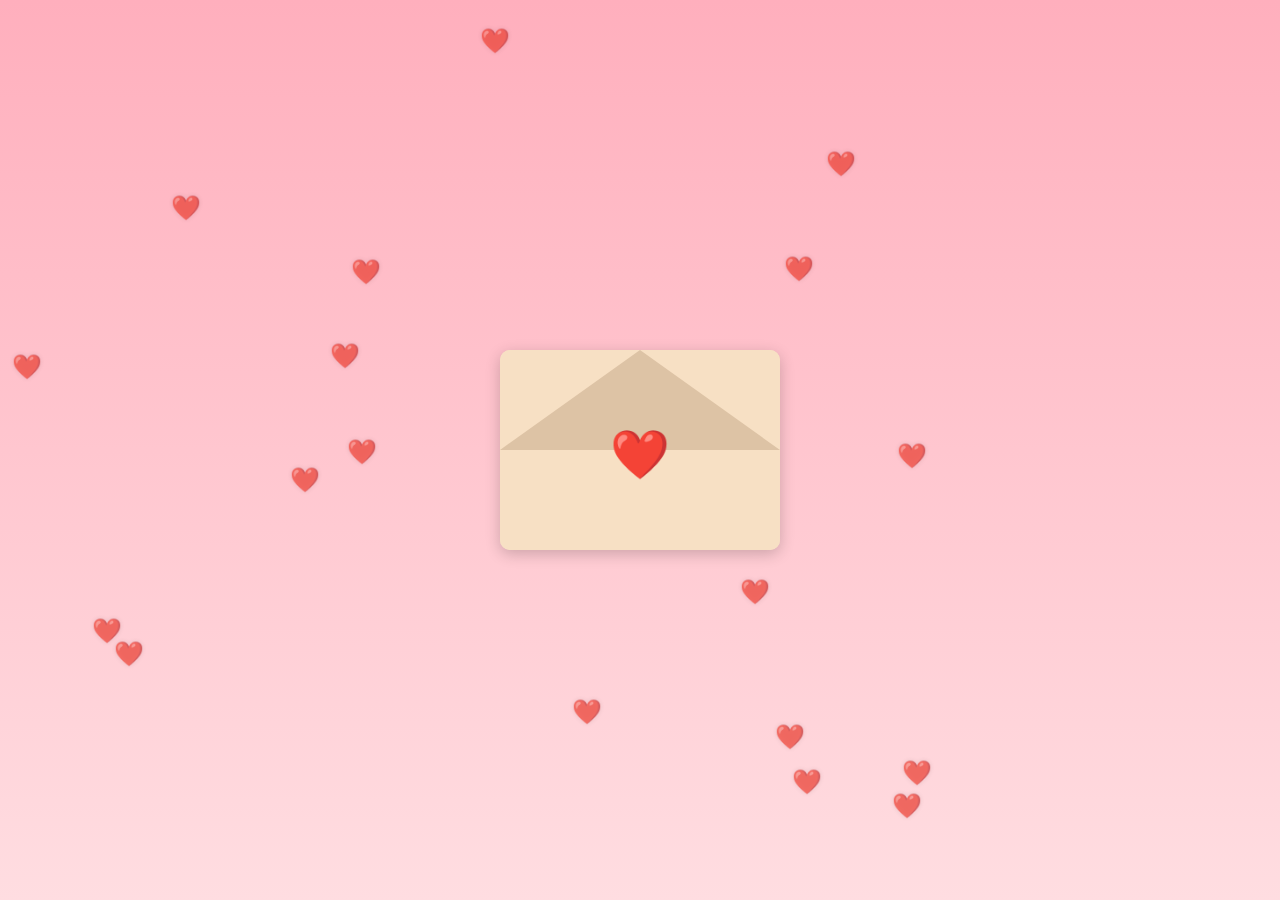
<file: index.html>
<!DOCTYPE html>
<html lang="pt-BR">
<head>
    <meta charset="UTF-8">
    <meta name="viewport" content="width=device-width, initial-scale=1.0">
    <title>Feliz Aniversário, Amor!</title>
    <link rel="stylesheet" href="style.css">
    <link rel="preconnect" href="https://fonts.googleapis.com">
    <link rel="preconnect" href="https://fonts.gstatic.com" crossorigin>
    <link href="https://fonts.googleapis.com/css2?family=Pacifico&display=swap" rel="stylesheet">
</head>
<body>
    <div class="container">
        <div class="envelope" id="envelope">
            <div class="envelope-flap"></div>
            <div class="envelope-body"></div>
            <div class="envelope-message">
                <p>Para o amor da minha vida,</p>
                <p>Feliz Aniversário!</p>
                <p>Eu te amo muito!</p>
            </div>
            <div class="envelope-heart">❤️</div>
        </div>
        <div class="balloons" id="balloons"></div>
        <canvas id="confetti-canvas"></canvas>

        <div class="after-open-content" id="afterOpenContent">
            <div class="carousel-container" id="mainCarousel">
                <div class="carousel-slides" id="carouselSlides">
                    <div class="carousel-slide">
                        <img src="assets/foto1.jpg" alt="Foto da minha namorada 1">
                        <div class="slide-text">
                            <h2>Oi, minha princesa! </h2>
                            <p>Feliz aniversário minha vida! Que seu dia seja repleto de alegrias, pequenas surpresas (que eu queria que fossem maiores) e que sua vida seja repleta de bençãos e coisas boas, porque é isso e muito mais que você merece..</p>
                        </div>
                    </div>
                    <div class="carousel-slide">
                        <img src="assets/foto2.jpg" alt="Foto da minha namorada 2">
                        <div class="slide-text">
                            <h2>Ei meu amor! </h2>
                            <p>Mais um aniversário que comemoro ao seu lado, e nada poderia me deixar mais feliz doque saber que vamos comemorar juntos pelo resto da vida, quero estar presente em cada uma das suas fases, te abraçar e te beijar em todas elas, quero estar sempre com você, meu amor!</p>
                        </div>
                    </div>
                    <div class="carousel-slide">
                        <img src="assets/foto3.jpg" alt="Foto da minha namorada 3">
                        <div class="slide-text">
                            <h2><- A mulher mais linda do mundo </h2>
                            <p>Meu amor, além de você ser essa mulher perfeia que você é, com uma beleza que deixa todos admirados, você também é a pessoa mais gentil, meiga e educada que eu já conheci, você é um ser humaninho tão incrivél e amavél, que dá vontade de estar perto toda hora, sou completamente apaixonado pelo seu jeitinho, e tudo em você.</p>
                        </div>
                    </div>
                    <div class="carousel-slide final-slide">
                        <img src="assets/foto4.jpg" alt="Foto da minha namorada 4">
                        <div class="slide-text final-message">
                            <h2>Minha princesa</h2>
                            <p>Feliz aniversário, minha vida. Você é uma mulher incrivél, quero te desejar parabéns e todas as coisas boas que esse mundo tem a oferecer, saiba que eu te amo muito e quero que você aproveite muito o seu dia, beijos, seu amor!</p>
                            <a href="portifolio/portofolio.html" class="nav-button surprise-link hidden" id="surpriseLinkBtn">Surpresa!</a>
                        </div>
                    </div>
                </div>

                <div class="carousel-navigation">
                    <button id="prevBtn" class="nav-button prev">Voltar</button>
                    <button id="nextBtn" class="nav-button next">Próximo</button>
                </div>

                </div>
        </div>
    </div>

    <script src="script.js"></script>
</body>
</html>
</file>
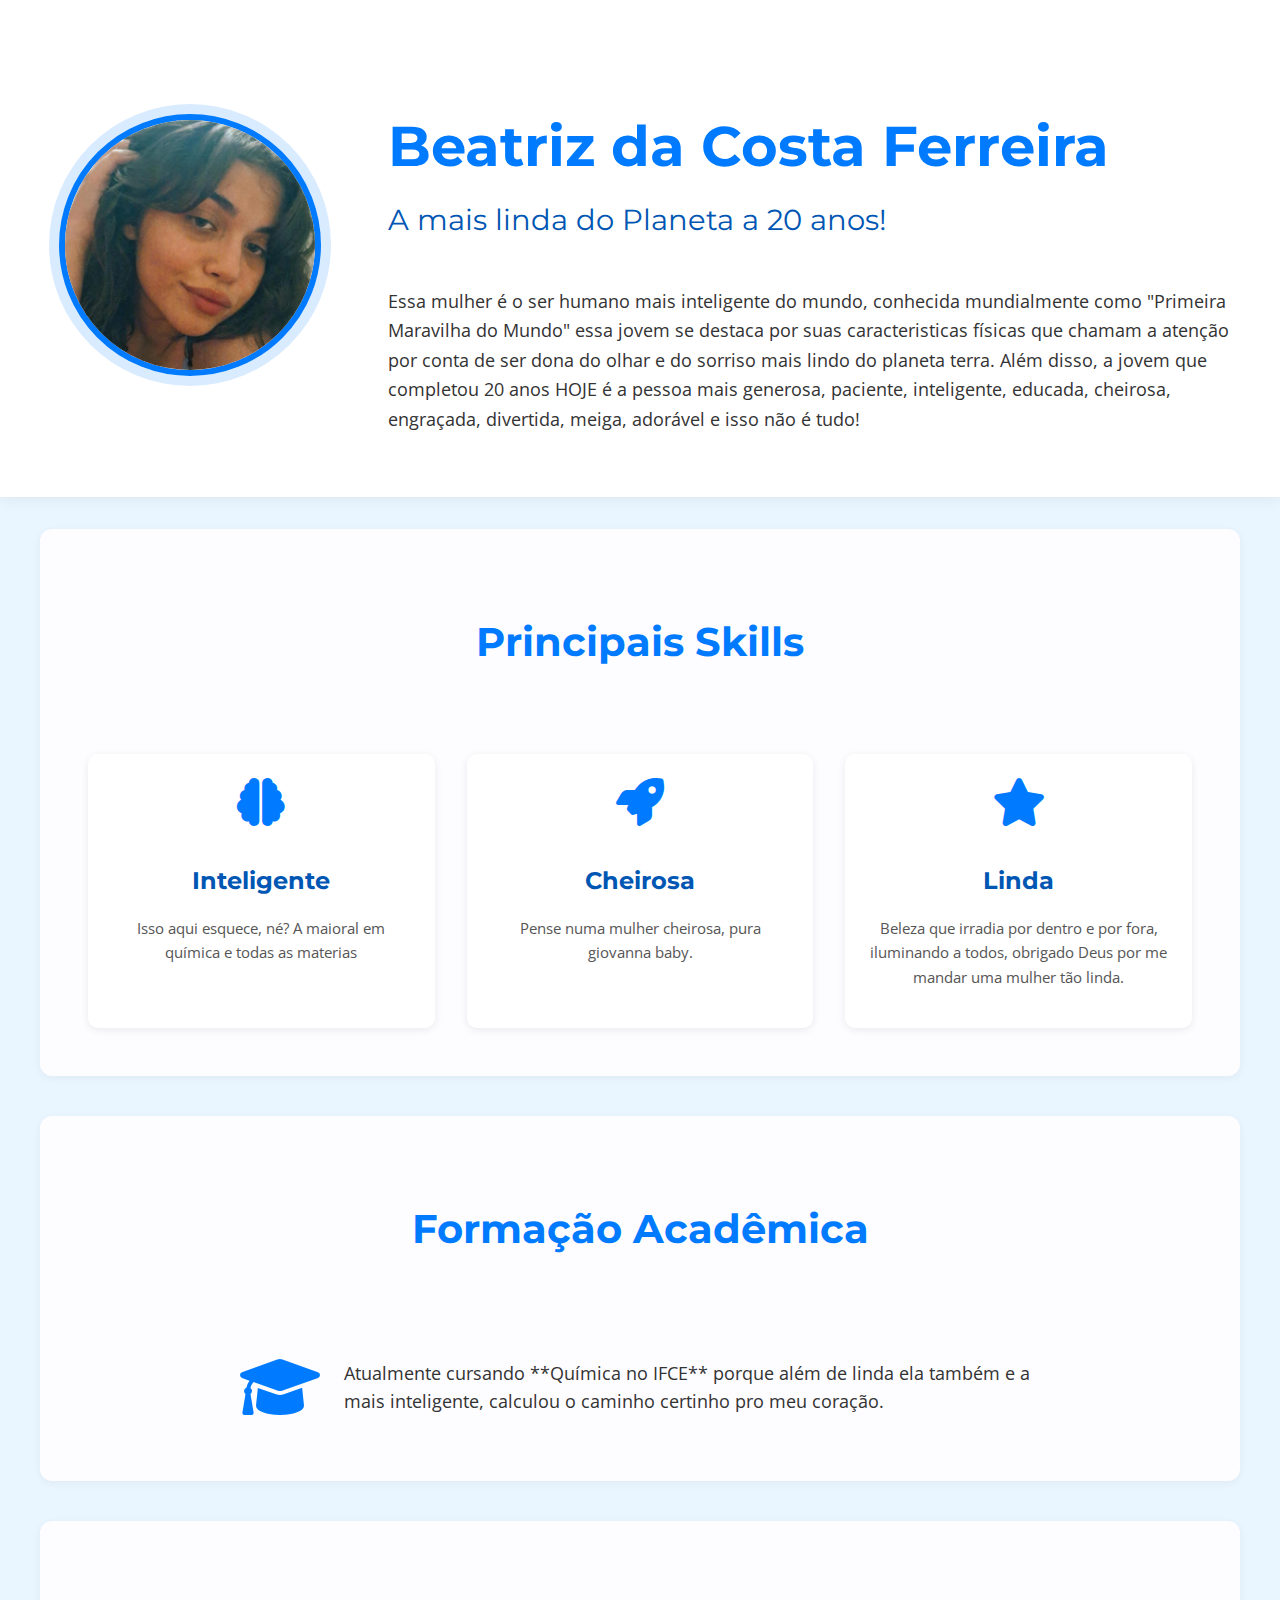
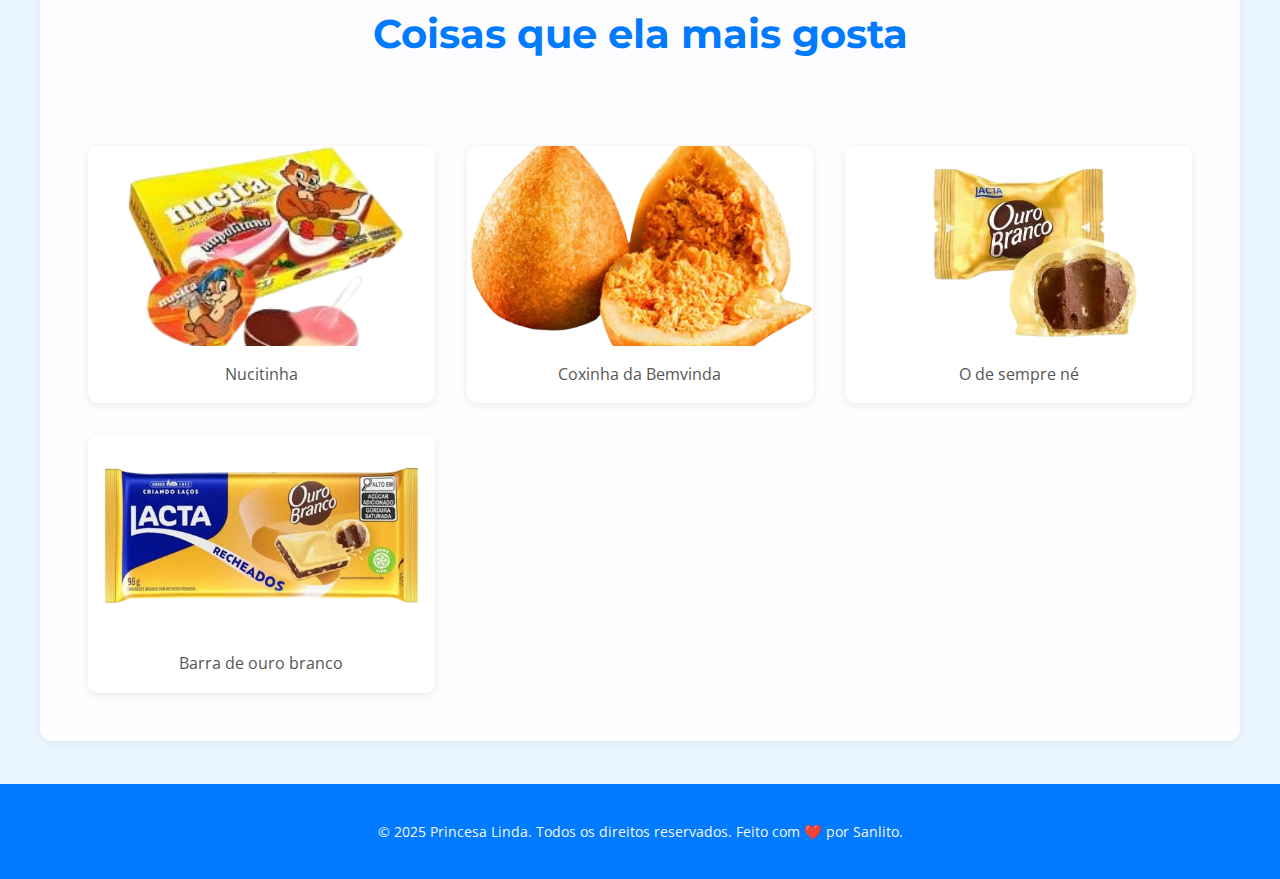
<file: portifolio/portofolio.html>
<!DOCTYPE html>
<html lang="pt-BR">
<head>
    <meta charset="UTF-8">
    <meta name="viewport" content="width=device-width, initial-scale=1.0">
    <title>Portfólio da Princesa</title>
    <link rel="stylesheet" href="portofolio.css">
    <link rel="preconnect" href="https://fonts.googleapis.com">
    <link rel="preconnect" href="https://fonts.gstatic.com" crossorigin>
    <link href="https://fonts.googleapis.com/css2?family=Montserrat:wght@400;700&family=Open+Sans:wght@300;400&display=swap" rel="stylesheet">
    <link rel="stylesheet" href="https://cdnjs.cloudflare.com/ajax/libs/font-awesome/6.0.0-beta3/css/all.min.css">
</head>
<body>
    <header class="hero-section">
        <div class="hero-content">
            <div class="hero-image">
                <img src="imagens/lind.jpg" alt="Foto de perfil de [Nome da Namorada]" class="profile-photo">
            </div>
            <div class="hero-text">
                <h1>Beatriz da Costa Ferreira</h1>
                <h2>A mais linda do Planeta a 20 anos!</h2>
                <p>
                     Essa mulher é o ser humano mais inteligente do mundo, conhecida mundialmente como "Primeira Maravilha do Mundo" essa jovem se destaca por suas caracteristicas físicas que chamam a atenção por conta de ser dona do olhar e do sorriso mais lindo do planeta terra. Além disso, a jovem que completou 20 anos HOJE é a pessoa mais generosa, paciente, inteligente, educada, cheirosa, engraçada, divertida, meiga, adorável e isso não é tudo!
                </p>
            </div>
        </div>
    </header>

    <main>
        <section class="skills-section">
            <h2>Principais Skills</h2>
            <div class="skills-grid">
                <div class="skill-item">
                    <i class="fas fa-brain skill-icon"></i> <h3>Inteligente</h3>
                    <p>Isso aqui esquece, né? A maioral em química e todas as materias</p>
                </div>
                <div class="skill-item">
                    <i class="fas fa-rocket skill-icon"></i> <h3>Cheirosa</h3>
                    <p>Pense numa mulher cheirosa, pura giovanna baby.</p>
                </div>
                <div class="skill-item">
                    <i class="fas fa-star skill-icon"></i> <h3>Linda</h3>
                    <p>Beleza que irradia por dentro e por fora, iluminando a todos, obrigado Deus por me mandar uma mulher tão linda.</p>
                </div>
                </div>
        </section>

        <section class="academic-section">
            <h2>Formação Acadêmica</h2>
            <div class="academic-content">
                <i class="fas fa-graduation-cap academic-icon"></i>
                <p>
                    Atualmente cursando **Química no IFCE** porque além de linda ela também e a mais inteligente, calculou o caminho certinho pro meu coração.
                </p>
            </div>
        </section>

        <section class="likes-section">
            <h2>Coisas que ela mais gosta</h2>
            <div class="likes-grid">
                <div class="like-item">
                    <img src="imagens/nucita.png" alt="[Descrição do que ela gosta na foto 1]">
                    <p>Nucitinha</p>
                </div>
                <div class="like-item">
                    <img src="imagens/coxinha.png" alt="[Descrição do que ela gosta na foto 2]">
                    <p>Coxinha da Bemvinda</p>
                </div>
                <div class="like-item">
                    <img src="imagens/ourobranco.png" alt="[Descrição do que ela gosta na foto 3]">
                    <p>O de sempre né</p>
                </div>
                <div class="like-item">
                    <img src="imagens/barra.png" alt="[Descrição do que ela gosta na foto 4]">
                    <p>Barra de ouro branco</p>
                </div>
            </div>
        </section>
    </main>

    <footer>
        <p>&copy; 2025 Princesa Linda. Todos os direitos reservados. Feito com ❤️ por Sanlito.</p>
    </footer>

    <script src="portofolio.js"></script>
</body>
</html>
</file>
<file: style.css>
body {
    margin: 0;
    overflow: hidden;
    display: flex;
    justify-content: center;
    align-items: center;
    min-height: 100vh;
    font-family: 'Pacifico', cursive;
    color: #333;
    background: linear-gradient(to top, #ffdde1, #ffafbd);
    position: relative;
}

/* --- Corações Flutuantes no Fundo (mantido) --- */
.heart {
    position: absolute;
    font-size: 1.5em;
    color: rgba(255, 255, 255, 0.7);
    animation: floatHeart 15s infinite ease-in-out;
    pointer-events: none;
    z-index: 0;
    text-shadow: 0 0 5px rgba(0, 0, 0, 0.1);
}

@keyframes floatHeart {
    0% { transform: translateY(0) translateX(0) scale(1); opacity: 0.8; }
    25% { transform: translateY(-20px) translateX(10px) scale(1.05); opacity: 0.9; }
    50% { transform: translateY(0) translateX(0) scale(1); opacity: 0.8; }
    75% { transform: translateY(20px) translateX(-10px) scale(0.95); opacity: 0.7; }
    100% { transform: translateY(0) translateX(0) scale(1); opacity: 0.8; }
}

.container {
    display: flex;
    justify-content: center;
    align-items: center;
    width: 100%;
    height: 100%;
    position: relative;
}

/* --- Envelope (mantido do original) --- */
.envelope {
    width: 280px;
    height: 200px;
    background-color: #f7e0c4;
    border-radius: 10px;
    position: relative;
    cursor: pointer;
    box-shadow: 0 4px 15px rgba(0, 0, 0, 0.2);
    transition: transform 0.5s ease, box-shadow 0.5s ease;
    z-index: 10;
}

.envelope:hover {
    transform: translateY(-5px);
    box-shadow: 0 8px 25px rgba(0, 0, 0, 0.3);
}

.envelope-flap {
    width: 0;
    height: 0;
    border-left: 140px solid transparent;
    border-right: 140px solid transparent;
    border-bottom: 100px solid #ddc3a5;
    position: absolute;
    top: 0;
    left: 0;
    transform-origin: top;
    transition: transform 0.5s ease;
    z-index: 1;
}

.envelope-body {
    width: 100%;
    height: 100%;
    background-color: #f7e0c4;
    position: absolute;
    top: 0;
    left: 0;
    border-radius: 10px;
}

.envelope-message {
    position: absolute;
    top: 50%;
    left: 50%;
    transform: translate(-50%, -50%);
    text-align: center;
    font-size: 1.2em;
    color: #8b4513;
    opacity: 0;
    transition: opacity 0.8s ease;
    z-index: 5;
    padding: 10px;
    width: 80%;
    box-sizing: border-box;
}

.envelope-heart {
    position: absolute;
    top: 50%;
    left: 50%;
    transform: translate(-50%, -50%);
    font-size: 3em;
    color: #e74c3c;
    transition: opacity 0.3s ease;
    z-index: 2;
}

/* --- Estado do envelope aberto --- */
.envelope.open .envelope-flap {
    transform: rotateX(180deg);
}

.envelope.open .envelope-message {
    opacity: 1;
}

.envelope.open .envelope-heart {
    opacity: 0;
}

/* --- Balões (mantido do original) --- */
.balloons {
    position: absolute;
    width: 100%;
    height: 100%;
    overflow: hidden;
    pointer-events: none;
    z-index: 20;
}

.balloon {
    position: absolute;
    background-color: #f06292;
    border-radius: 50%;
    width: 50px;
    height: 60px;
    bottom: -100px;
    opacity: 0;
    animation: rise 8s forwards ease-out;
    box-shadow: inset -5px -5px 10px rgba(0, 0, 0, 0.2);
}

.balloon::before {
    content: '';
    position: absolute;
    width: 10px;
    height: 20px;
    background-color: inherit;
    border-radius: 0 0 50% 50%;
    bottom: -5px;
    left: 50%;
    transform: translateX(-50%) rotate(45deg);
    z-index: -1;
}

.balloon::after {
    content: '';
    position: absolute;
    width: 2px;
    height: 50px;
    background-color: rgba(0, 0, 0, 0.3);
    bottom: -55px;
    left: calc(50% - 1px);
}

.balloon:nth-child(2n) { background-color: #81c784; }
.balloon:nth-child(3n) { background-color: #64b5f6; }
.balloon:nth-child(4n) { background-color: #ffb74d; }
.balloon:nth-child(5n) { background-color: #ba68c8; }

@keyframes rise {
    from {
        bottom: -100px;
        opacity: 0;
        transform: translateX(0);
    }
    to {
        bottom: 120%;
        opacity: 0.8;
        transform: translateX(calc((random() * 200px) - 100px));
    }
}

/* --- Confetes (Canvas, mantido do original) --- */
#confetti-canvas {
    position: absolute;
    top: 0;
    left: 0;
    width: 100%;
    height: 100%;
    pointer-events: none;
    z-index: 30;
}

/* --- Conteúdo Pós-Abertura (Carrossel de Fotos e Texto) --- */
.after-open-content {
    position: absolute;
    top: 50%;
    left: 50%;
    transform: translate(-50%, -50%);
    opacity: 0;
    visibility: hidden;
    transition: opacity 1s ease-in-out, visibility 1s ease-in-out;
    z-index: 40;
    width: 90%; /* Ajuste para celular */
    max-width: 600px; /* Largura máxima para telas maiores */
    text-align: center;
}

.after-open-content.visible {
    opacity: 1;
    visibility: visible;
}

.carousel-container {
    position: relative;
    overflow: hidden; /* Garante que os slides fora da vista fiquem escondidos */
    height: auto; /* Altura ajustável ao conteúdo */
    padding-bottom: 60px; /* Espaço para os botões */
}

.carousel-slides {
    display: flex;
    transition: transform 0.5s ease-in-out; /* Transição suave entre slides */
}

.carousel-slide {
    flex: 0 0 100%; /* Cada slide ocupa 100% da largura do contêiner */
    display: flex;
    flex-direction: column; /* Foto e texto empilhados por padrão */
    align-items: center;
    justify-content: center;
    text-align: center;
    padding: 10px; /* Pequeno padding para o conteúdo */
    box-sizing: border-box; /* Garante que padding não aumente a largura total */
}

.carousel-slide img {
    max-width: 90%; /* Limita o tamanho da imagem para caber na tela */
    max-height: 250px; /* Altura máxima para imagens em celular */
    width: auto; /* Mantém a proporção da imagem */
    height: auto; /* Mantém a proporção da imagem */
    object-fit: contain; /* Garante que a imagem inteira seja visível */
    border-radius: 10px; /* Cantos arredondados */
    box-shadow: 0 8px 25px rgba(0, 0, 0, 0.25); /* Sombra para "flutuar" */
    margin-bottom: 20px; /* Espaço entre a imagem e o texto */
    border: 3px solid rgba(255, 255, 255, 0.8); /* Borda suave */
    transition: transform 0.3s ease-in-out;
}

.carousel-slide img:hover {
    transform: scale(1.03); /* Leve zoom no hover */
}

.slide-text {
    color: #4a2a11;
    line-height: 1.6;
    font-size: 1em; /* Tamanho da fonte para parágrafos */
    text-shadow: 1px 1px 3px rgba(255, 255, 255, 0.6);
    max-width: 95%; /* Garante que o texto não seja muito largo */
}

.slide-text h2 {
    font-size: 1.8em; /* Título do slide */
    margin-bottom: 10px;
    color: #e74c3c;
    text-shadow: 2px 2px 4px rgba(0, 0, 0, 0.2);
}

.slide-text p {
    font-size: 1em; /* Parágrafo */
    margin-top: 0;
}

.carousel-navigation {
    position: absolute;
    bottom: 0; /* Alinha os botões na parte inferior */
    left: 0;
    width: 100%;
    display: flex;
    justify-content: space-between; /* Espaço entre os botões */
    padding: 10px 20px;
    box-sizing: border-box;
}

/* Estilo do botão (usado para Próximo/Voltar e o link Surpresa!) */
.nav-button {
    background-color: #e74c3c; /* Cor dos botões (vermelho do coração) */
    color: white;
    border: none;
    padding: 12px 25px;
    border-radius: 50px; /* Botões arredondados */
    font-family: 'Pacifico', cursive;
    font-size: 1.1em;
    cursor: pointer;
    box-shadow: 0 4px 10px rgba(0, 0, 0, 0.2);
    transition: background-color 0.3s ease, transform 0.2s ease, box-shadow 0.2s ease;
    outline: none; /* Remove a borda de foco padrão */
    text-decoration: none; /* Para links, remove o sublinhado */
    display: inline-block; /* Para links, permite padding e outras propriedades de bloco */
}

.nav-button:hover {
    background-color: #c0392b; /* Cor mais escura no hover */
    transform: translateY(-2px);
    box-shadow: 0 6px 15px rgba(0, 0, 0, 0.3);
}

.nav-button:active {
    transform: translateY(0);
    box-shadow: 0 2px 5px rgba(0, 0, 0, 0.2);
}

.hidden {
    display: none; /* Esconde o botão/elemento completamente do layout */
}

/* Media query para telas menores que 600px (smartphones) */
@media (max-width: 600px) {
    .envelope {
        width: 250px;
        height: 180px;
    }

    .envelope-flap {
        border-left: 125px solid transparent;
        border-right: 125px solid transparent;
        border-bottom: 90px solid #ddc3a5;
    }

    .envelope-message {
        font-size: 1em;
    }

    .envelope-heart {
        font-size: 2.5em;
    }

    .balloon {
        width: 40px;
        height: 50px;
    }

    .balloon::after {
        height: 40px;
    }

    .after-open-content {
        max-width: 95%;
    }

    .carousel-slide {
        padding: 5px;
    }

    .carousel-slide img {
        max-width: 100%; /* Permite que a imagem use a largura total disponível */
        max-height: 200px; /* Diminui a altura máxima para celular */
        margin-bottom: 15px;
    }

    .slide-text h2 {
        font-size: 1.6em; /* Título menor para celular */
    }

    .slide-text p {
        font-size: 0.9em; /* Parágrafo menor para celular */
    }

    .nav-button {
        padding: 10px 20px;
        font-size: 1em;
    }
}

/* Layout para tablet e desktop (min-width: 601px) - Foto ao lado do texto */
@media (min-width: 601px) {
    .carousel-slide {
        flex-direction: row; /* Foto e texto lado a lado */
        gap: 30px; /* Espaçamento entre foto e texto */
        padding: 20px;
    }

    .carousel-slide img {
        max-width: 40%; /* Imagem ocupa 40% da largura */
        max-height: 300px; /* Altura máxima maior */
        margin-bottom: 0; /* Remove margem inferior, já que não está empilhado */
    }

    .slide-text {
        flex: 1; /* Texto ocupa o restante do espaço */
        max-width: 55%; /* Limita a largura do texto */
        text-align: left; /* Alinha o texto à esquerda */
    }

    .slide-text h2 {
        font-size: 2.2em; /* Tamanho do título para desktop */
    }

    .slide-text p {
        font-size: 1.1em; /* Tamanho do parágrafo para desktop */
    }

    .carousel-slide.final-slide .slide-text {
        text-align: center; /* Centraliza a mensagem final mesmo em desktop */
    }
}
</file>
<file: portifolio/portofolio.css>
:root {
    --primary-blue: #007bff; /* Um azul vibrante */
    --light-blue: #e9f5ff;    /* Azul muito claro para fundos */
    --dark-blue: #0056b3;     /* Azul escuro para hover/detalhes */
    --text-dark: #333;        /* Cor para texto principal */
    --text-light: #f8f8f8;    /* Cor para texto em fundos escuros */
    --white: #ffffff;
    --border-light: #ddd;     /* Borda suave */
    --section-bg: #fdfdff;    /* Fundo para as seções, quase branco */
}

body {
    font-family: 'Open Sans', sans-serif;
    margin: 0;
    padding: 0;
    background-color: var(--light-blue);
    color: var(--text-dark);
    line-height: 1.6;
    overflow-x: hidden;
}

/* --- Cabeçalho/Seção Hero (Layout Lateral) --- */
.hero-section {
    background-color: var(--white);
    padding: 4em 0;
    box-shadow: 0 4px 15px rgba(0, 0, 0, 0.05);
    position: relative;
    overflow: hidden;
}

.hero-content {
    max-width: 1200px; /* Mais largo para o layout lateral */
    margin: 0 auto;
    padding: 0 2em;
    display: flex; /* Habilita Flexbox para layout lateral */
    align-items: center; /* Alinha verticalmente no centro */
    gap: 3em; /* Espaçamento entre a imagem e o texto */
}

.hero-image {
    flex: 0 0 300px; /* Tamanho fixo para a imagem em telas maiores */
    text-align: center;
}

.profile-photo {
    width: 250px; /* Tamanho maior para a foto lateral */
    height: 250px;
    border-radius: 50%;
    object-fit: cover;
    border: 6px solid var(--primary-blue);
    box-shadow: 0 0 0 10px rgba(0, 123, 255, 0.15); /* Anel mais suave */
    transition: transform 0.3s ease-in-out, box-shadow 0.3s ease-in-out;
}

.profile-photo:hover {
    transform: scale(1.02);
    box-shadow: 0 0 0 12px rgba(0, 123, 255, 0.3); /* Anel mais proeminente no hover */
}

.hero-text {
    flex: 1; /* Ocupa o espaço restante */
    text-align: left; /* Alinha o texto à esquerda */
}

.hero-section h1 {
    font-family: 'Montserrat', sans-serif;
    font-size: 3.5em; /* Título principal maior */
    color: var(--primary-blue);
    margin-bottom: 0.1em;
    font-weight: 700;
}

.hero-section h2 {
    font-family: 'Montserrat', sans-serif;
    font-size: 1.8em; /* Subtítulo maior */
    color: var(--dark-blue);
    margin-top: 0;
    margin-bottom: 1.5em;
    font-weight: 400;
}

.hero-section p {
    font-size: 1.15em; /* Descrição ligeiramente maior */
    color: var(--text-dark);
    margin-bottom: 0;
}

/* --- Estilos Gerais para Seções --- */
main {
    max-width: 1200px;
    margin: 2em auto;
    padding: 0 2em;
}

section {
    background-color: var(--section-bg);
    padding: 3em;
    margin-bottom: 2.5em;
    border-radius: 12px;
    box-shadow: 0 2px 10px rgba(0, 0, 0, 0.05);
}

section h2 {
    font-family: 'Montserrat', sans-serif;
    text-align: center;
    color: var(--primary-blue);
    margin-bottom: 2em;
    font-size: 2.5em;
    font-weight: 700;
}

/* --- Seção de Skills --- */
.skills-grid {
    display: flex; /* Flexbox para alinhar itens de skill */
    justify-content: center; /* Centraliza os itens */
    flex-wrap: wrap; /* Quebra linha se não houver espaço */
    gap: 2em; /* Espaçamento entre os itens */
}

.skill-item {
    background-color: var(--white);
    padding: 1.5em;
    border-radius: 10px;
    box-shadow: 0 2px 8px rgba(0, 0, 0, 0.08);
    text-align: center;
    flex: 1 1 250px; /* Permite que o item cresça/encolha, com base de 250px */
    max-width: 300px; /* Limita largura máxima para itens */
    transition: transform 0.3s ease, box-shadow 0.3s ease;
}

.skill-item:hover {
    transform: translateY(-8px);
    box-shadow: 0 4px 15px rgba(0, 0, 0, 0.12);
}

.skill-icon {
    font-size: 3em;
    color: var(--primary-blue);
    margin-bottom: 0.5em;
}

.skill-item h3 {
    font-family: 'Montserrat', sans-serif;
    font-size: 1.5em;
    color: var(--dark-blue);
    margin-top: 0.5em;
    margin-bottom: 0.5em;
}

.skill-item p {
    font-size: 0.95em;
    color: #555;
}

/* --- Seção de Formação Acadêmica --- */
.academic-content {
    display: flex;
    align-items: center;
    justify-content: center;
    gap: 1.5em;
    max-width: 800px;
    margin: 0 auto;
    text-align: left; /* Texto alinhado à esquerda dentro do container */
}

.academic-icon {
    font-size: 4em;
    color: var(--primary-blue);
    flex-shrink: 0; /* Evita que o ícone encolha */
}

.academic-content p {
    font-size: 1.1em;
    color: var(--text-dark);
}

.academic-content p strong {
    color: var(--dark-blue);
}

/* --- Seção "Coisas que ela mais gosta" --- */
.likes-grid {
    display: grid;
    grid-template-columns: repeat(auto-fit, minmax(280px, 1fr)); /* 2 ou mais colunas */
    gap: 2em;
    justify-content: center; /* Centraliza a grid */
}

.like-item {
    background-color: var(--white);
    border-radius: 10px;
    overflow: hidden;
    box-shadow: 0 2px 8px rgba(0, 0, 0, 0.08);
    text-align: center;
    transition: transform 0.3s ease, box-shadow 0.3s ease;
}

.like-item:hover {
    transform: translateY(-8px);
    box-shadow: 0 4px 15px rgba(0, 0, 0, 0.12);
}

.like-item img {
    width: 100%;
    height: 200px; /* Altura fixa para as imagens */
    object-fit: cover; /* Garante que a imagem preencha o espaço sem distorção */
    display: block;
}

.like-item p {
    padding: 1em;
    font-size: 1em;
    color: #555;
    margin: 0;
}

/* --- Rodapé (mantido) --- */
footer {
    background-color: var(--primary-blue);
    color: var(--text-light);
    text-align: center;
    padding: 1.5em 0;
    margin-top: 3em;
    font-size: 0.9em;
}

footer a {
    color: var(--text-light);
    text-decoration: none;
    font-weight: bold;
}

footer a:hover {
    text-decoration: underline;
}

/* --- Responsividade --- */
@media (max-width: 900px) {
    .hero-content {
        flex-direction: column; /* Empilha a foto e o texto em telas menores */
        text-align: center; /* Centraliza o texto quando empilhado */
    }

    .hero-image {
        margin-bottom: 2em;
    }

    .hero-text {
        text-align: center; /* Garante que o texto fique centralizado */
    }

    .hero-section h1 {
        font-size: 2.8em;
    }

    .hero-section h2 {
        font-size: 1.5em;
    }

    .hero-section p {
        font-size: 1.05em;
    }

    .skills-grid {
        flex-direction: column; /* Skills empilhadas em telas menores */
        align-items: center;
    }

    .skill-item {
        max-width: 90%; /* Ocupa mais largura em telas menores */
    }

    .academic-content {
        flex-direction: column; /* Empilha ícone e texto */
        text-align: center;
    }

    .academic-content p {
        text-align: center;
    }

    .likes-grid {
        grid-template-columns: repeat(auto-fit, minmax(240px, 1fr)); /* Ajuste para colunas em telas menores */
    }
}

@media (max-width: 600px) {
    .hero-section {
        padding: 2em 0;
    }

    .profile-photo {
        width: 180px;
        height: 180px;
        border-width: 4px;
        box-shadow: 0 0 0 6px rgba(0, 123, 255, 0.15);
    }

    .hero-section h1 {
        font-size: 2em;
    }

    .hero-section h2 {
        font-size: 1.2em;
    }

    .hero-section p {
        font-size: 0.95em;
        padding: 0 1em;
    }

    section {
        padding: 2em 1em;
    }

    section h2 {
        font-size: 2em;
    }

    .skill-item h3 {
        font-size: 1.3em;
    }

    .academic-icon {
        font-size: 3.5em;
    }

    .academic-content p {
        font-size: 1em;
    }
}
</file>
